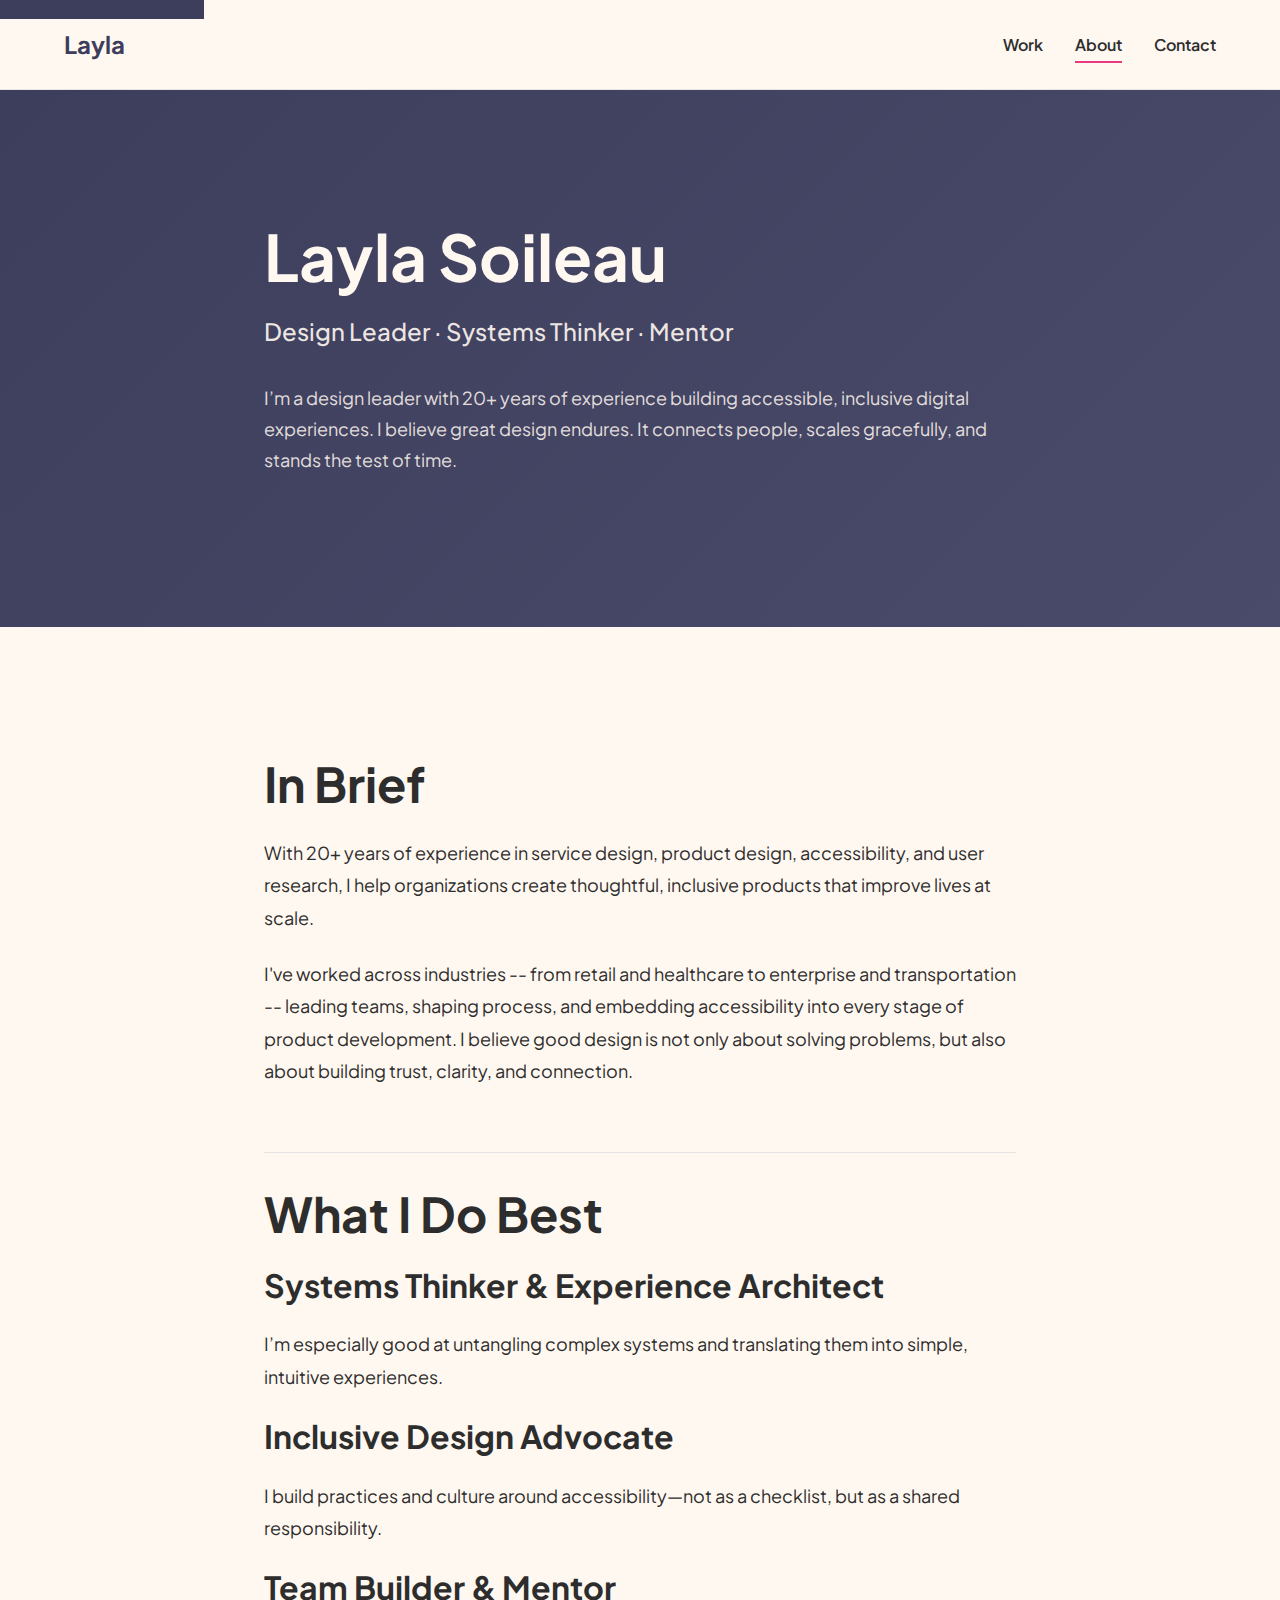
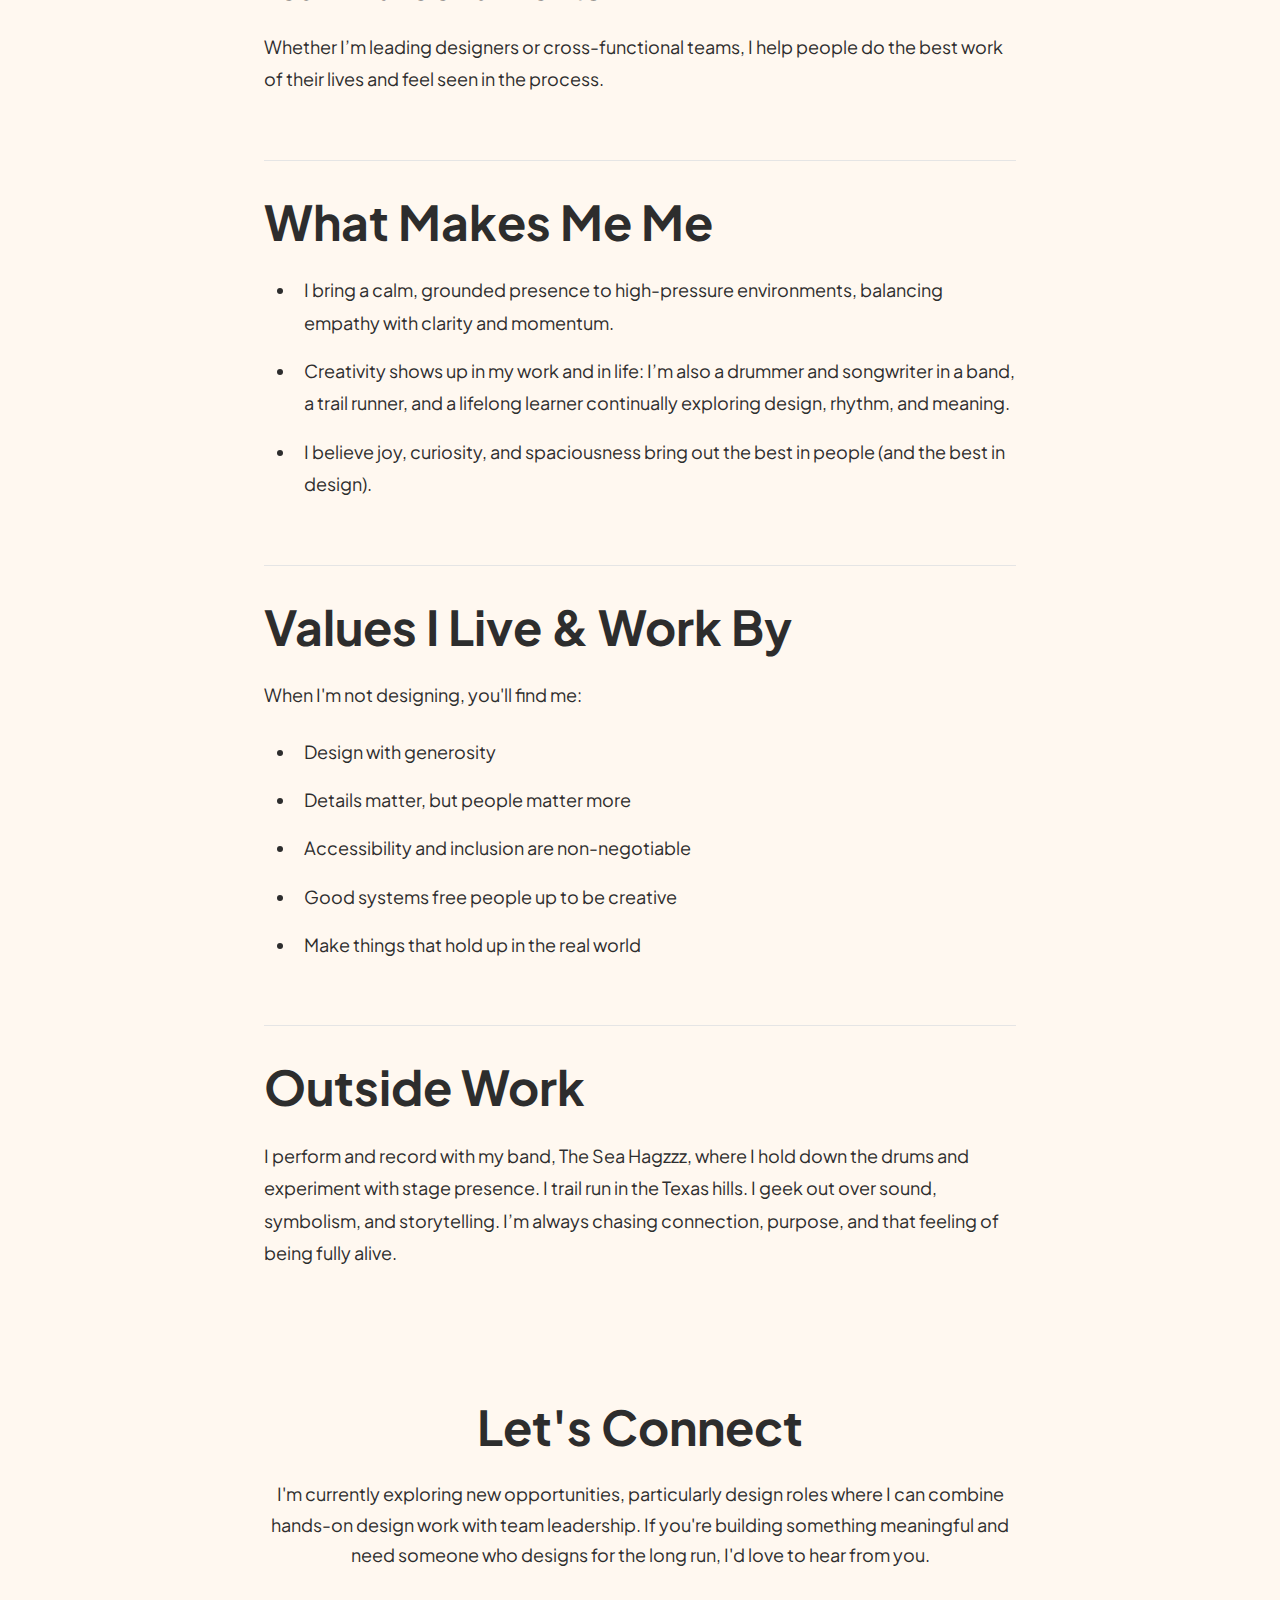
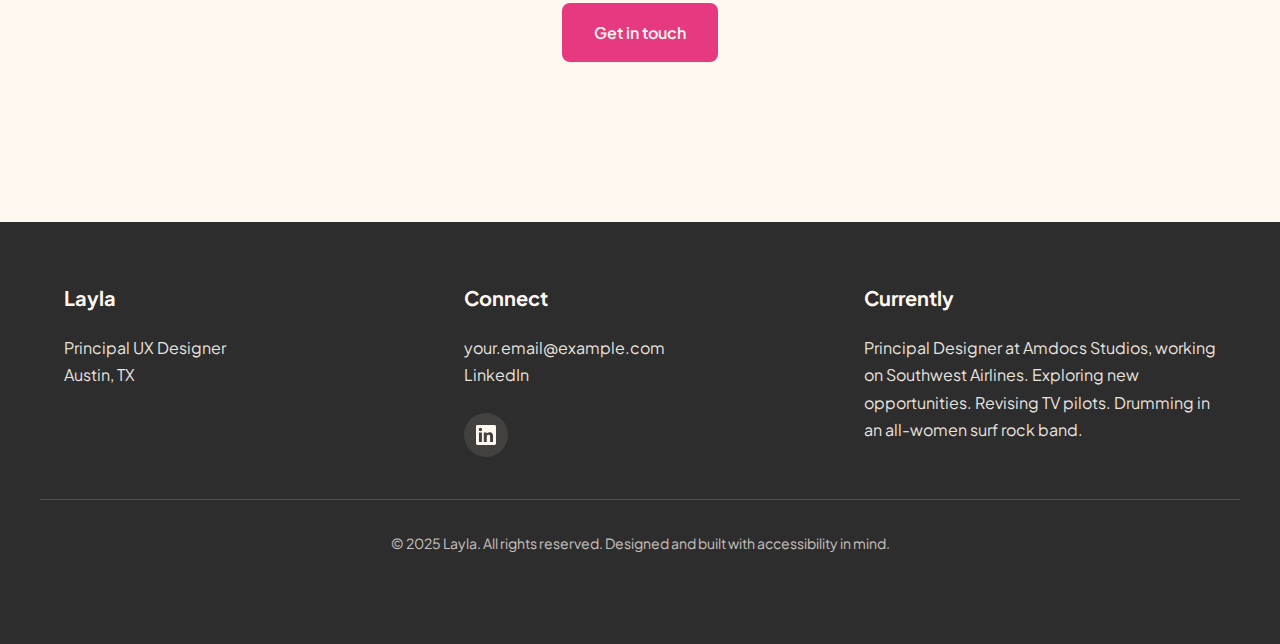
<file: about.html>
<!DOCTYPE html>
<html lang="en">
  <head>
    <meta charset="UTF-8" />
    <meta name="viewport" content="width=device-width, initial-scale=1.0" />
    <meta
      name="description"
      content="About Layla - Principal UX Designer with 20+ years building accessible, inclusive digital products."
    />
    <title>About - Layla | UX Designer</title>

    <!-- Fonts -->
    <link rel="preconnect" href="https://fonts.googleapis.com" />
    <link rel="preconnect" href="https://fonts.gstatic.com" crossorigin />
    <link
      href="https://fonts.googleapis.com/css2?family=Plus+Jakarta+Sans:wght@400;500;600;700&display=swap"
      rel="stylesheet"
    />

    <!-- Styles -->
    <link rel="stylesheet" href="styles.css" />
  </head>
  <body>
    <!-- Skip to main content link for screen readers -->
    <a href="#main" class="skip-link">Skip to main content</a>

    <!-- Header & Navigation -->
    <header class="header">
      <nav class="nav-container" role="navigation" aria-label="Main navigation">
        <a href="index.html" class="logo" aria-label="Home">Layla</a>

        <button
          class="mobile-menu-toggle"
          aria-label="Toggle menu"
          aria-expanded="false"
        >
          <span class="hamburger"></span>
        </button>

        <ul class="nav-list">
          <li><a href="index.html" class="nav-link">Work</a></li>
          <li>
            <a href="about.html" class="nav-link active" aria-current="page"
              >About</a
            >
          </li>
          <li><a href="#contact" class="nav-link">Contact</a></li>
        </ul>
      </nav>
    </header>

    <!-- Main Content -->
    <main id="main" class="main">
      <!-- About Hero -->
      <section class="about-intro">
        <div class="container-narrow">
          <h1>Layla Soileau</h1>
          <p class="subtitle">Design Leader · Systems Thinker · Mentor</p>
          <p style="font-size: 1.125rem; opacity: 0.85">
            I’m a design leader with 20+ years of experience building
            accessible, inclusive digital experiences. I believe great design
            endures. It connects people, scales gracefully, and stands the test
            of time.
          </p>
        </div>
      </section>

      <!-- About Content -->
      <section class="container-narrow">
        <div class="about-content">
          <div class="about-text">
            <h2>In Brief</h2>
            <p>
              With 20+ years of experience in service design, product design,
              accessibility, and user research, I help organizations create
              thoughtful, inclusive products that improve lives at scale.
            </p>
            <p>
              I've worked across industries -- from retail and healthcare to
              enterprise and transportation -- leading teams, shaping process,
              and embedding accessibility into every stage of product
              development. I believe good design is not only about solving
              problems, but also about building trust, clarity, and connection.
            </p>

            <h2>What I Do Best</h2>

            <h3>Systems Thinker & Experience Architect</h3>

            <p>
              I’m especially good at untangling complex systems and translating
              them into simple, intuitive experiences.
            </p>

            <h3>Inclusive Design Advocate</h3>
            <p>
              I build practices and culture around accessibility—not as a
              checklist, but as a shared responsibility.
            </p>

            <h3>Team Builder & Mentor</h3>
            <p>
              Whether I’m leading designers or cross-functional teams, I help
              people do the best work of their lives and feel seen in the
              process.
            </p>

            <h2>What Makes Me Me</h2>
            <ul>
              <li>
                I bring a calm, grounded presence to high-pressure environments,
                balancing empathy with clarity and momentum.
              </li>
              <li>
                Creativity shows up in my work and in life: I’m also a drummer
                and songwriter in a band, a trail runner, and a lifelong learner
                continually exploring design, rhythm, and meaning.
              </li>
              <li>
                I believe joy, curiosity, and spaciousness bring out the best in
                people (and the best in design).
              </li>
            </ul>

            <h2>Values I Live & Work By</h2>
            <p>When I'm not designing, you'll find me:</p>
            <ul>
              <li>Design with generosity</li>
              <li>Details matter, but people matter more</li>
              <li>Accessibility and inclusion are non-negotiable</li>
              <li>Good systems free people up to be creative</li>
              <li>Make things that hold up in the real world</li>
            </ul>

            <h2>Outside Work</h2>
            <p>
              I perform and record with my band, The Sea Hagzzz, where I hold
              down the drums and experiment with stage presence. I trail run in
              the Texas hills. I geek out over sound, symbolism, and
              storytelling. I’m always chasing connection, purpose, and that
              feeling of being fully alive.
            </p>
          </div>
        </div>
      </section>

      <!-- CTA Section -->
      <section
        class="container-narrow"
        style="text-align: center; padding: 4rem 1rem"
      >
        <h2>Let's Connect</h2>
        <p style="font-size: 1.125rem; margin-bottom: 2rem">
          I'm currently exploring new opportunities, particularly design roles
          where I can combine hands-on design work with team leadership. If
          you're building something meaningful and need someone who designs for
          the long run, I'd love to hear from you.
        </p>
        <a href="mailto:layla.soileau@gmail.com" class="btn">Get in touch</a>
      </section>
    </main>

    <!-- Footer -->
    <footer id="contact" class="footer">
      <div class="footer-content">
        <div>
          <h3>Layla</h3>
          <p>
            Principal UX Designer<br />
            Austin, TX
          </p>
        </div>

        <div>
          <h3>Connect</h3>
          <p>
            <a href="mailto:your.email@example.com">your.email@example.com</a
            ><br />
            <a
              href="https://linkedin.com/in/yourprofile"
              target="_blank"
              rel="noopener noreferrer"
              >LinkedIn</a
            >
          </p>
          <div class="social-links">
            <a
              href="https://linkedin.com/in/yourprofile"
              target="_blank"
              rel="noopener noreferrer"
              aria-label="LinkedIn"
            >
              <svg
                width="20"
                height="20"
                fill="currentColor"
                viewBox="0 0 24 24"
                aria-hidden="true"
              >
                <path
                  d="M20.447 20.452h-3.554v-5.569c0-1.328-.027-3.037-1.852-3.037-1.853 0-2.136 1.445-2.136 2.939v5.667H9.351V9h3.414v1.561h.046c.477-.9 1.637-1.85 3.37-1.85 3.601 0 4.267 2.37 4.267 5.455v6.286zM5.337 7.433c-1.144 0-2.063-.926-2.063-2.065 0-1.138.92-2.063 2.063-2.063 1.14 0 2.064.925 2.064 2.063 0 1.139-.925 2.065-2.064 2.065zm1.782 13.019H3.555V9h3.564v11.452zM22.225 0H1.771C.792 0 0 .774 0 1.729v20.542C0 23.227.792 24 1.771 24h20.451C23.2 24 24 23.227 24 22.271V1.729C24 .774 23.2 0 22.222 0h.003z"
                />
              </svg>
            </a>
          </div>
        </div>

        <div>
          <h3>Currently</h3>
          <p>
            Principal Designer at Amdocs Studios, working on Southwest Airlines.
            Exploring new opportunities. Revising TV pilots. Drumming in an
            all-women surf rock band.
          </p>
        </div>
      </div>

      <div class="footer-bottom">
        <p>
          &copy; 2025 Layla. All rights reserved. Designed and built with
          accessibility in mind.
        </p>
      </div>
    </footer>

    <!-- JavaScript for mobile menu -->
    <script>
      const mobileMenuToggle = document.querySelector(".mobile-menu-toggle");
      const navList = document.querySelector(".nav-list");

      mobileMenuToggle.addEventListener("click", () => {
        const isExpanded =
          mobileMenuToggle.getAttribute("aria-expanded") === "true";
        mobileMenuToggle.setAttribute("aria-expanded", !isExpanded);
        navList.classList.toggle("active");
      });

      // Close menu when clicking outside
      document.addEventListener("click", (e) => {
        if (!e.target.closest(".nav-container")) {
          navList.classList.remove("active");
          mobileMenuToggle.setAttribute("aria-expanded", "false");
        }
      });

      // Close menu on escape key
      document.addEventListener("keydown", (e) => {
        if (e.key === "Escape" && navList.classList.contains("active")) {
          navList.classList.remove("active");
          mobileMenuToggle.setAttribute("aria-expanded", "false");
          mobileMenuToggle.focus();
        }
      });
    </script>
  </body>
</html>
</file>
<file: styles.css>
/* ===================================
   Surf Rock Portfolio Styles
   Muted Surf Color Palette + Plus Jakarta Sans
   =================================== */

/* CSS Reset & Base Styles */
*,
*::before,
*::after {
    box-sizing: border-box;
    margin: 0;
    padding: 0;
}

:root {
    /* Colors - Muted Surf Palette */
    --color-slate: #3d3d5c;
    --color-slate-light: #4a4a6a;
    --color-pink: #E63980;
    --color-pink-hover: #cc2f6f;
    --color-seafoam: #00D9A3;
    --color-teal-dark: #00997A;
    --color-purple: #5B2A86;
    --color-cream: #FFF8F0;
    --color-charcoal: #2d2d2d;
    --color-text: #2d2d2d;
    --color-text-light: #666666;
    --color-border: #e5e5e5;
    --color-white: #ffffff;
    
    /* Typography */
    --font-primary: 'Plus Jakarta Sans', -apple-system, BlinkMacSystemFont, 'Segoe UI', sans-serif;
    
    /* Spacing */
    --space-xs: 0.5rem;
    --space-sm: 1rem;
    --space-md: 1.5rem;
    --space-lg: 2rem;
    --space-xl: 3rem;
    --space-2xl: 4rem;
    --space-3xl: 6rem;
    
    /* Layout */
    --max-width: 1200px;
    --max-width-narrow: 800px;
    --border-radius: 8px;
    
    /* Transitions */
    --transition: all 0.3s ease;
}

html {
    font-size: 16px;
    scroll-behavior: smooth;
}

body {
    font-family: var(--font-primary);
    font-size: 1rem;
    line-height: 1.7;
    color: var(--color-text);
    background-color: var(--color-cream);
    -webkit-font-smoothing: antialiased;
    -moz-osx-font-smoothing: grayscale;
}

/* Skip to main content link for accessibility */
.skip-link {
    position: absolute;
    top: -40px;
    left: 0;
    background: var(--color-slate);
    color: var(--color-cream);
    padding: var(--space-sm) var(--space-md);
    text-decoration: none;
    font-weight: 600;
    z-index: 100;
}

.skip-link:focus {
    top: 0;
}

/* Typography */
h1, h2, h3, h4, h5, h6 {
    font-family: var(--font-primary);
    font-weight: 700;
    line-height: 1.2;
    color: var(--color-charcoal);
    margin-bottom: var(--space-md);
}

h1 {
    font-size: clamp(2.5rem, 5vw, 4rem);
}

h2 {
    font-size: clamp(2rem, 4vw, 3rem);
}

h3 {
    font-size: clamp(1.5rem, 3vw, 2rem);
}

h4 {
    font-size: 1.25rem;
}

p {
    margin-bottom: var(--space-md);
}

a {
    color: var(--color-purple);
    text-decoration: none;
    transition: var(--transition);
}

a:hover,
a:focus {
    color: var(--color-pink);
    text-decoration: underline;
}

a:focus {
    outline: 2px solid var(--color-pink);
    outline-offset: 2px;
}

/* Buttons */
.btn {
    display: inline-block;
    padding: 1rem 2rem;
    background-color: var(--color-pink);
    color: var(--color-cream);
    font-family: var(--font-primary);
    font-weight: 600;
    font-size: 1rem;
    text-decoration: none;
    border: none;
    border-radius: var(--border-radius);
    cursor: pointer;
    transition: var(--transition);
}

.btn:hover,
.btn:focus {
    background-color: var(--color-pink-hover);
    text-decoration: none;
    transform: translateY(-2px);
    box-shadow: 0 4px 12px rgba(230, 57, 128, 0.3);
}

.btn-secondary {
    background-color: transparent;
    color: var(--color-slate);
    border: 2px solid var(--color-slate);
}

.btn-secondary:hover,
.btn-secondary:focus {
    background-color: var(--color-slate);
    color: var(--color-cream);
    transform: translateY(-2px);
    box-shadow: 0 4px 12px rgba(61, 61, 92, 0.3);
}

/* Header & Navigation */
.header {
    background-color: var(--color-cream);
    padding: var(--space-md) 0;
    position: sticky;
    top: 0;
    z-index: 50;
    border-bottom: 1px solid var(--color-border);
}

.nav-container {
    max-width: var(--max-width);
    margin: 0 auto;
    padding: 0 var(--space-md);
    display: flex;
    justify-content: space-between;
    align-items: center;
}

.logo {
    font-family: var(--font-primary);
    font-size: 1.5rem;
    font-weight: 700;
    color: var(--color-slate);
    text-decoration: none;
}

.logo:hover,
.logo:focus {
    color: var(--color-pink);
    text-decoration: none;
}

.nav-list {
    display: flex;
    list-style: none;
    gap: var(--space-lg);
    align-items: center;
}

.nav-link {
    font-family: var(--font-primary);
    font-weight: 600;
    color: var(--color-text);
    text-decoration: none;
    padding: var(--space-xs) 0;
    position: relative;
}

.nav-link::after {
    content: '';
    position: absolute;
    bottom: 0;
    left: 0;
    width: 0;
    height: 2px;
    background-color: var(--color-pink);
    transition: width 0.3s ease;
}

.nav-link:hover::after,
.nav-link:focus::after,
.nav-link.active::after {
    width: 100%;
}

.nav-link:hover,
.nav-link:focus {
    color: var(--color-pink);
    text-decoration: none;
}

/* Mobile Menu Toggle */
.mobile-menu-toggle {
    display: none;
    background: none;
    border: none;
    cursor: pointer;
    padding: var(--space-xs);
}

.mobile-menu-toggle:focus {
    outline: 2px solid var(--color-pink);
    outline-offset: 2px;
}

.hamburger {
    display: block;
    width: 28px;
    height: 2px;
    background-color: var(--color-slate);
    position: relative;
    transition: var(--transition);
}

.hamburger::before,
.hamburger::after {
    content: '';
    position: absolute;
    width: 28px;
    height: 2px;
    background-color: var(--color-slate);
    transition: var(--transition);
}

.hamburger::before {
    top: -8px;
}

.hamburger::after {
    bottom: -8px;
}

/* Main Content */
.main {
    min-height: calc(100vh - 200px);
}

.container {
    max-width: var(--max-width);
    margin: 0 auto;
    padding: var(--space-2xl) var(--space-md);
}

.container-narrow {
    max-width: var(--max-width-narrow);
    margin: 0 auto;
    padding: var(--space-2xl) var(--space-md);
}

/* Hero Section */
.hero {
    background: linear-gradient(135deg, var(--color-slate) 0%, var(--color-slate-light) 100%);
    color: var(--color-cream);
    padding: var(--space-2xl) 0;
    text-align: center;
}

.hero h1 {
    color: var(--color-cream);
    margin-bottom: var(--space-sm);
}

.hero .subtitle {
    font-size: 1.5rem;
    font-weight: 500;
    margin-bottom: var(--space-lg);
    opacity: 0.9;
}

.hero p {
    font-size: 1.125rem;
    max-width: 700px;
    margin: 0 auto var(--space-xl);
    opacity: 0.85;
}

.hero .btn {
    margin-top: var(--space-md);
}

/* Featured Work Grid */
.work-grid {
    display: grid;
    grid-template-columns: repeat(auto-fit, minmax(300px, 1fr));
    gap: var(--space-xl);
    margin-top: var(--space-2xl);
}

.work-card {
    background: var(--color-white);
    border-radius: var(--border-radius);
    overflow: hidden;
    box-shadow: 0 4px 20px rgba(0, 0, 0, 0.08);
    transition: var(--transition);
}

.work-card:hover,
.work-card:focus-within {
    transform: translateY(-8px);
    box-shadow: 0 8px 30px rgba(0, 0, 0, 0.12);
}

.work-card-image {
    width: 100%;
    height: 250px;
    object-fit: cover;
    background: linear-gradient(135deg, var(--color-slate) 0%, var(--color-pink) 100%);
}

.work-card-content {
    padding: var(--space-lg);
}

.work-card h3 {
    margin-bottom: var(--space-sm);
}

.work-card-meta {
    font-size: 0.875rem;
    color: var(--color-text-light);
    margin-bottom: var(--space-sm);
}

.work-card p {
    margin-bottom: var(--space-md);
    color: var(--color-text-light);
}

.work-card a {
    font-weight: 600;
    display: inline-flex;
    align-items: center;
    gap: var(--space-xs);
}

.work-card a::after {
    content: '→';
    transition: var(--transition);
}

.work-card a:hover::after {
    transform: translateX(4px);
}

/* Differentiators Section */
.differentiators {
    background: var(--color-white);
    padding: var(--space-3xl) 0;
    margin: var(--space-3xl) 0;
}

.differentiators-grid {
    display: grid;
    grid-template-columns: repeat(auto-fit, minmax(280px, 1fr));
    gap: var(--space-xl);
    margin-top: var(--space-2xl);
}

.differentiator {
    padding: var(--space-lg);
}

.differentiator h3 {
    color: var(--color-slate);
    font-size: 1.5rem;
    margin-bottom: var(--space-md);
}

.differentiator p {
    color: var(--color-text-light);
    margin-bottom: 0;
}

/* About Page */
.about-intro {
    background: linear-gradient(135deg, var(--color-slate) 0%, var(--color-slate-light) 100%);
    color: var(--color-cream);
    padding: var(--space-2xl) 0;
}

.about-intro h1 {
    color: var(--color-cream);
    margin-bottom: var(--space-sm);
}

.about-intro .subtitle {
    font-size: 1.5rem;
    font-weight: 500;
    margin-bottom: var(--space-lg);
    opacity: 0.9;
}

.about-content {
    display: grid;
    grid-template-columns: 1fr;
    gap: var(--space-2xl);
    margin-top: var(--space-2xl);
}

.about-text {
    font-size: 1.125rem;
    line-height: 1.8;
}

.about-text h2 {
    margin-top: var(--space-2xl);
    margin-bottom: var(--space-md);
    padding-top: var(--space-lg);
    border-top: 1px solid var(--color-border);
}

.about-text h2:first-child {
    margin-top: 0;
    padding-top: 0;
    border-top: none;
}

.about-text ul {
    margin-left: 0;
    padding-left: var(--space-lg);
    margin-bottom: var(--space-lg);
}

.about-text li {
    margin-bottom: var(--space-sm);
    padding-left: var(--space-xs);
}

.about-text p:last-child {
    margin-bottom: 0;
}

/* Case Study */
.case-study-header {
    background: linear-gradient(135deg, var(--color-slate) 0%, var(--color-slate-light) 100%);
    color: var(--color-cream);
    padding: var(--space-2xl) 0;
}

.case-study-header h1 {
    color: var(--color-cream);
    margin-bottom: var(--space-md);
}

.case-study-meta {
    display: flex;
    flex-wrap: wrap;
    gap: var(--space-lg);
    margin-top: var(--space-lg);
    font-size: 0.9rem;
    opacity: 0.9;
}

.meta-item {
    display: flex;
    flex-direction: column;
}

.meta-label {
    font-weight: 600;
    text-transform: uppercase;
    font-size: 0.75rem;
    letter-spacing: 1px;
    margin-bottom: var(--space-xs);
    opacity: 0.8;
}

.case-study-image {
    width: 100%;
    height: auto;
    border-radius: var(--border-radius);
    margin: var(--space-2xl) 0;
    box-shadow: 0 8px 30px rgba(0, 0, 0, 0.1);
}

.case-study-section {
    margin: var(--space-3xl) 0;
}

.case-study-section h2 {
    color: var(--color-slate);
    margin-bottom: var(--space-lg);
}

.case-study-section h3 {
    color: var(--color-slate);
    margin-top: var(--space-xl);
    margin-bottom: var(--space-md);
}

.case-study-section ul,
.case-study-section ol {
    margin-left: var(--space-lg);
    margin-bottom: var(--space-md);
}

.case-study-section li {
    margin-bottom: var(--space-sm);
    color: var(--color-text-light);
}

.case-study-grid {
    display: grid;
    grid-template-columns: repeat(auto-fit, minmax(250px, 1fr));
    gap: var(--space-lg);
    margin: var(--space-lg) 0;
}

.case-study-card {
    background: var(--color-white);
    padding: var(--space-lg);
    border-radius: var(--border-radius);
    border: 1px solid var(--color-border);
}

.case-study-card h4 {
    color: var(--color-slate);
    margin-bottom: var(--space-sm);
}

.case-study-card p {
    color: var(--color-text-light);
    font-size: 0.9rem;
    margin-bottom: 0;
}

/* Impact/Results Section */
.impact {
    background: var(--color-white);
    padding: var(--space-2xl);
    border-radius: var(--border-radius);
    border-left: 4px solid var(--color-pink);
    margin: var(--space-2xl) 0;
}

.impact h3 {
    color: var(--color-pink);
    margin-bottom: var(--space-lg);
}

.impact-stats {
    display: grid;
    grid-template-columns: repeat(auto-fit, minmax(200px, 1fr));
    gap: var(--space-lg);
}

.stat {
    text-align: center;
}

.stat-number {
    font-family: var(--font-primary);
    font-size: 2.5rem;
    font-weight: 700;
    color: var(--color-pink);
    display: block;
    margin-bottom: var(--space-xs);
}

.stat-label {
    color: var(--color-text-light);
    font-size: 0.9rem;
}

/* Navigation between case studies */
.case-study-nav {
    display: flex;
    justify-content: space-between;
    gap: var(--space-lg);
    margin-top: var(--space-3xl);
    padding-top: var(--space-2xl);
    border-top: 1px solid var(--color-border);
}

.case-study-nav a {
    flex: 1;
    padding: var(--space-lg);
    background: var(--color-white);
    border-radius: var(--border-radius);
    border: 1px solid var(--color-border);
    transition: var(--transition);
}

.case-study-nav a:hover,
.case-study-nav a:focus {
    text-decoration: none;
    border-color: var(--color-pink);
    box-shadow: 0 4px 12px rgba(230, 57, 128, 0.15);
}

.nav-label {
    font-size: 0.75rem;
    text-transform: uppercase;
    letter-spacing: 1px;
    color: var(--color-text-light);
    margin-bottom: var(--space-xs);
    display: block;
}

.nav-title {
    color: var(--color-slate);
    font-weight: 600;
    font-size: 1.125rem;
}

/* Footer */
.footer {
    background-color: var(--color-charcoal);
    color: var(--color-cream);
    padding: var(--space-2xl) 0;
    margin-top: var(--space-3xl);
}

.footer-content {
    max-width: var(--max-width);
    margin: 0 auto;
    padding: 0 var(--space-md);
    display: grid;
    grid-template-columns: repeat(auto-fit, minmax(250px, 1fr));
    gap: var(--space-xl);
}

.footer h3 {
    color: var(--color-cream);
    font-size: 1.25rem;
    margin-bottom: var(--space-md);
}

.footer p {
    opacity: 0.9;
}

.footer a {
    color: var(--color-cream);
}

.footer a:hover,
.footer a:focus {
    color: var(--color-seafoam);
}

.footer-bottom {
    max-width: var(--max-width);
    margin: 0 auto;
    padding: var(--space-lg) var(--space-md) 0;
    margin-top: var(--space-lg);
    border-top: 1px solid rgba(255, 248, 240, 0.2);
    text-align: center;
    font-size: 0.875rem;
    opacity: 0.8;
}

.social-links {
    display: flex;
    gap: var(--space-md);
    margin-top: var(--space-md);
}

.social-links a {
    display: inline-flex;
    align-items: center;
    justify-content: center;
    width: 44px;
    height: 44px;
    border-radius: 50%;
    background-color: rgba(255, 248, 240, 0.1);
    transition: var(--transition);
}

.social-links a:hover,
.social-links a:focus {
    background-color: var(--color-pink);
    text-decoration: none;
    transform: translateY(-2px);
}

/* Responsive Design */
@media (max-width: 768px) {
    :root {
        --space-xl: 2rem;
        --space-2xl: 3rem;
        --space-3xl: 4rem;
    }
    
    .mobile-menu-toggle {
        display: block;
    }
    
    .nav-list {
        position: fixed;
        top: 73px;
        right: -100%;
        width: 100%;
        max-width: 300px;
        height: calc(100vh - 73px);
        flex-direction: column;
        align-items: flex-start;
        background-color: var(--color-cream);
        padding: var(--space-lg);
        box-shadow: -4px 0 20px rgba(0, 0, 0, 0.1);
        transition: right 0.3s ease;
        gap: var(--space-md);
    }
    
    .nav-list.active {
        right: 0;
    }
    
    .nav-link {
        width: 100%;
        padding: var(--space-sm) 0;
    }
    
    .hero {
        padding: var(--space-xl) 0;
    }
    
    .work-grid {
        grid-template-columns: 1fr;
    }
    
    .differentiators-grid {
        grid-template-columns: 1fr;
    }
    
    .case-study-nav {
        flex-direction: column;
    }
    
    .footer-content {
        grid-template-columns: 1fr;
    }
}

@media (max-width: 480px) {
    html {
        font-size: 14px;
    }
    
    .container,
    .container-narrow {
        padding: var(--space-lg) var(--space-md);
    }
}

/* Print Styles */
@media print {
    .header,
    .footer,
    .mobile-menu-toggle,
    .skip-link {
        display: none;
    }
    
    body {
        background: white;
        color: black;
    }
    
    a {
        text-decoration: underline;
    }
}

/* Reduced Motion */
@media (prefers-reduced-motion: reduce) {
    *,
    *::before,
    *::after {
        animation-duration: 0.01ms !important;
        animation-iteration-count: 1 !important;
        transition-duration: 0.01ms !important;
        scroll-behavior: auto !important;
    }
}

/* High Contrast Mode */
@media (prefers-contrast: high) {
    :root {
        --color-slate: #1a1a2e;
        --color-pink: #d9005d;
        --color-text: #000000;
    }
}
</file>
